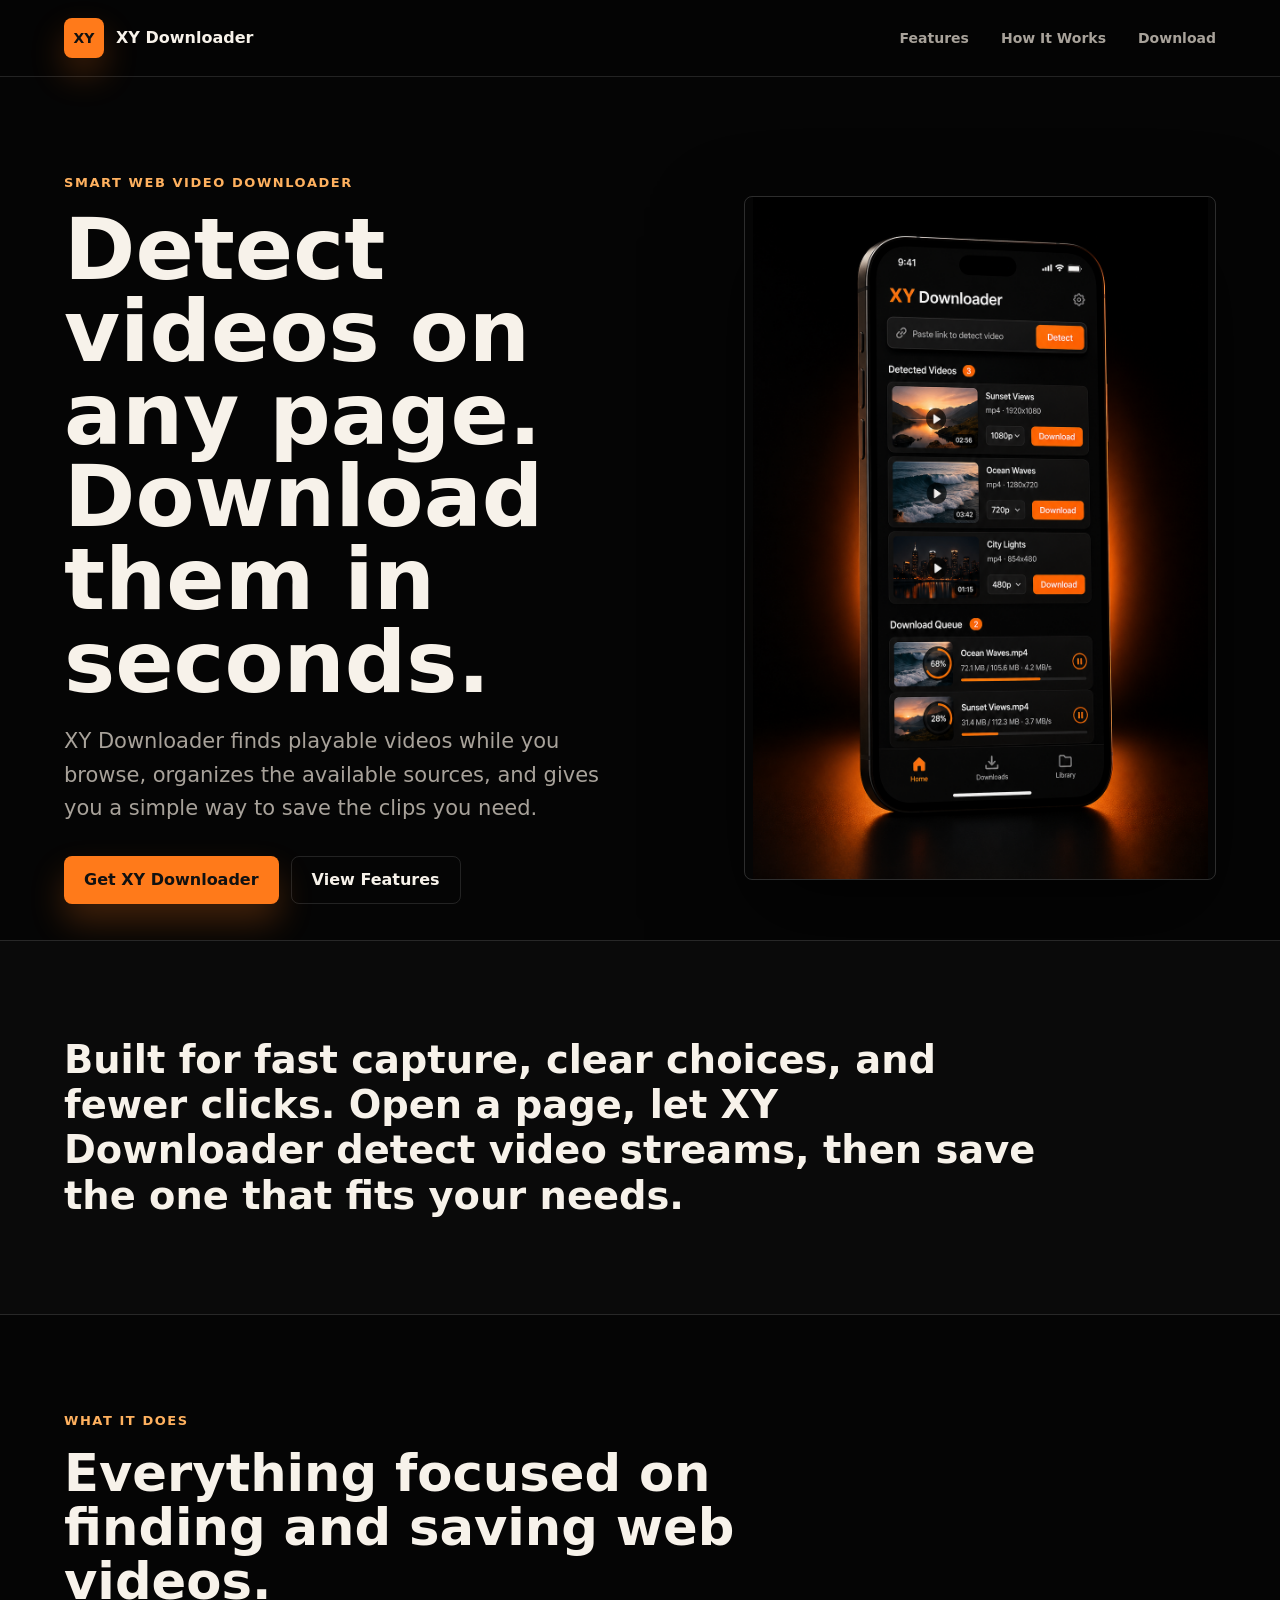
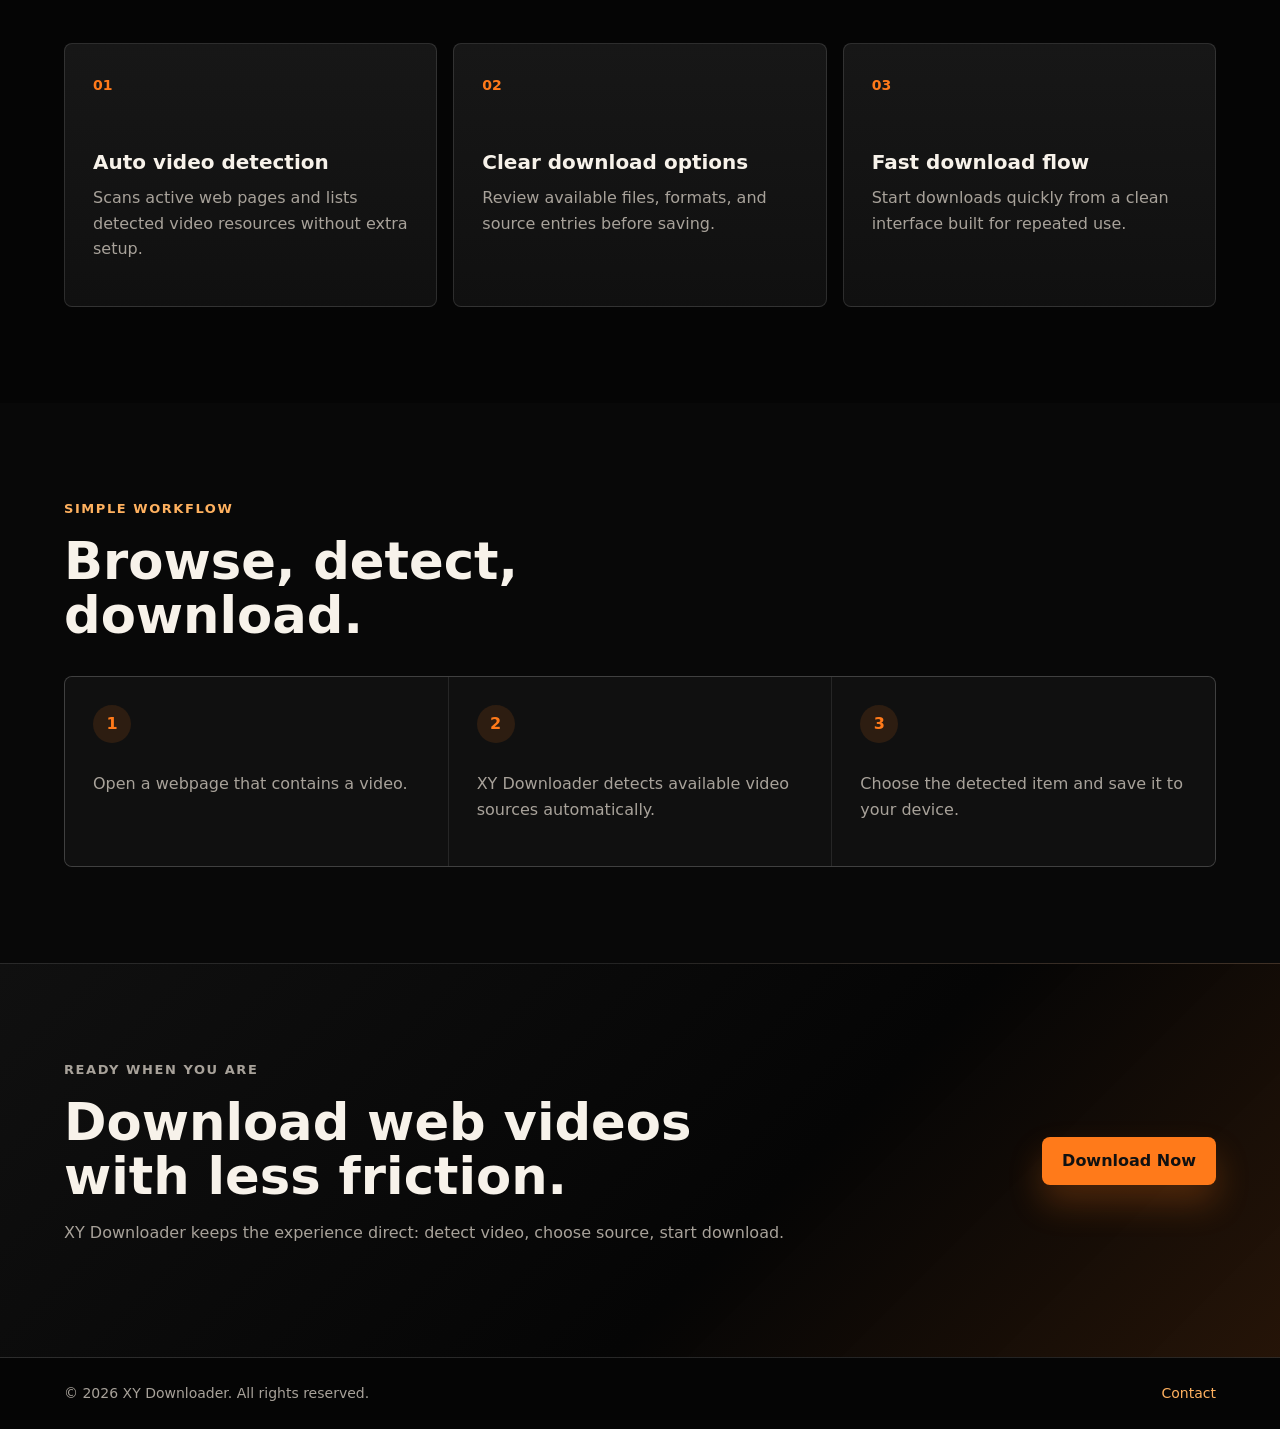
<file: index.html>
<!DOCTYPE html>
<html lang="en">
<head>
  <meta charset="UTF-8">
  <meta name="viewport" content="width=device-width, initial-scale=1.0">
  <meta name="description" content="XY Downloader detects videos on web pages and helps you download them quickly.">
  <title>XY Downloader - Detect and Download Web Videos</title>
  <link rel="stylesheet" href="styles.css">
</head>
<body>
  <header class="site-header">
    <a class="brand" href="#top" aria-label="XY Downloader home">
      <span class="brand-mark">XY</span>
      <span>XY Downloader</span>
    </a>
    <nav class="nav-links" aria-label="Main navigation">
      <a href="#features">Features</a>
      <a href="#how">How It Works</a>
      <a href="#download">Download</a>
    </nav>
  </header>

  <main id="top">
    <section class="hero">
      <div class="hero-copy">
        <p class="eyebrow">Smart web video downloader</p>
        <h1>Detect videos on any page. Download them in seconds.</h1>
        <p class="hero-text">
          XY Downloader finds playable videos while you browse, organizes the available sources, and gives you a simple way to save the clips you need.
        </p>
        <div class="hero-actions">
          <a class="button primary" href="#download">Get XY Downloader</a>
          <a class="button secondary" href="#features">View Features</a>
        </div>
      </div>
      <div class="hero-visual" aria-label="XY Downloader mobile app preview">
        <img src="xy-downloader-hero.png" alt="XY Downloader mobile app preview showing detected videos and download progress">
      </div>
    </section>

    <section class="intro">
      <p>
        Built for fast capture, clear choices, and fewer clicks. Open a page, let XY Downloader detect video streams, then save the one that fits your needs.
      </p>
    </section>

    <section class="features" id="features">
      <div class="section-heading">
        <p class="eyebrow">What it does</p>
        <h2>Everything focused on finding and saving web videos.</h2>
      </div>
      <div class="feature-grid">
        <article class="feature-card">
          <span class="feature-icon">01</span>
          <h3>Auto video detection</h3>
          <p>Scans active web pages and lists detected video resources without extra setup.</p>
        </article>
        <article class="feature-card">
          <span class="feature-icon">02</span>
          <h3>Clear download options</h3>
          <p>Review available files, formats, and source entries before saving.</p>
        </article>
        <article class="feature-card">
          <span class="feature-icon">03</span>
          <h3>Fast download flow</h3>
          <p>Start downloads quickly from a clean interface built for repeated use.</p>
        </article>
      </div>
    </section>

    <section class="workflow" id="how">
      <div class="section-heading">
        <p class="eyebrow">Simple workflow</p>
        <h2>Browse, detect, download.</h2>
      </div>
      <div class="steps">
        <div class="step">
          <span>1</span>
          <p>Open a webpage that contains a video.</p>
        </div>
        <div class="step">
          <span>2</span>
          <p>XY Downloader detects available video sources automatically.</p>
        </div>
        <div class="step">
          <span>3</span>
          <p>Choose the detected item and save it to your device.</p>
        </div>
      </div>
    </section>

    <section class="download" id="download">
      <div>
        <p class="eyebrow">Ready when you are</p>
        <h2>Download web videos with less friction.</h2>
        <p>XY Downloader keeps the experience direct: detect video, choose source, start download.</p>
      </div>
      <a class="button primary" href="#" aria-label="Download XY Downloader">Download Now</a>
    </section>
  </main>

  <footer class="site-footer">
    <span>© <span id="year"></span> XY Downloader. All rights reserved.</span>
    <a href="mailto:support@example.com">Contact</a>
  </footer>

  <script src="script.js"></script>
</body>
</html>
</file>
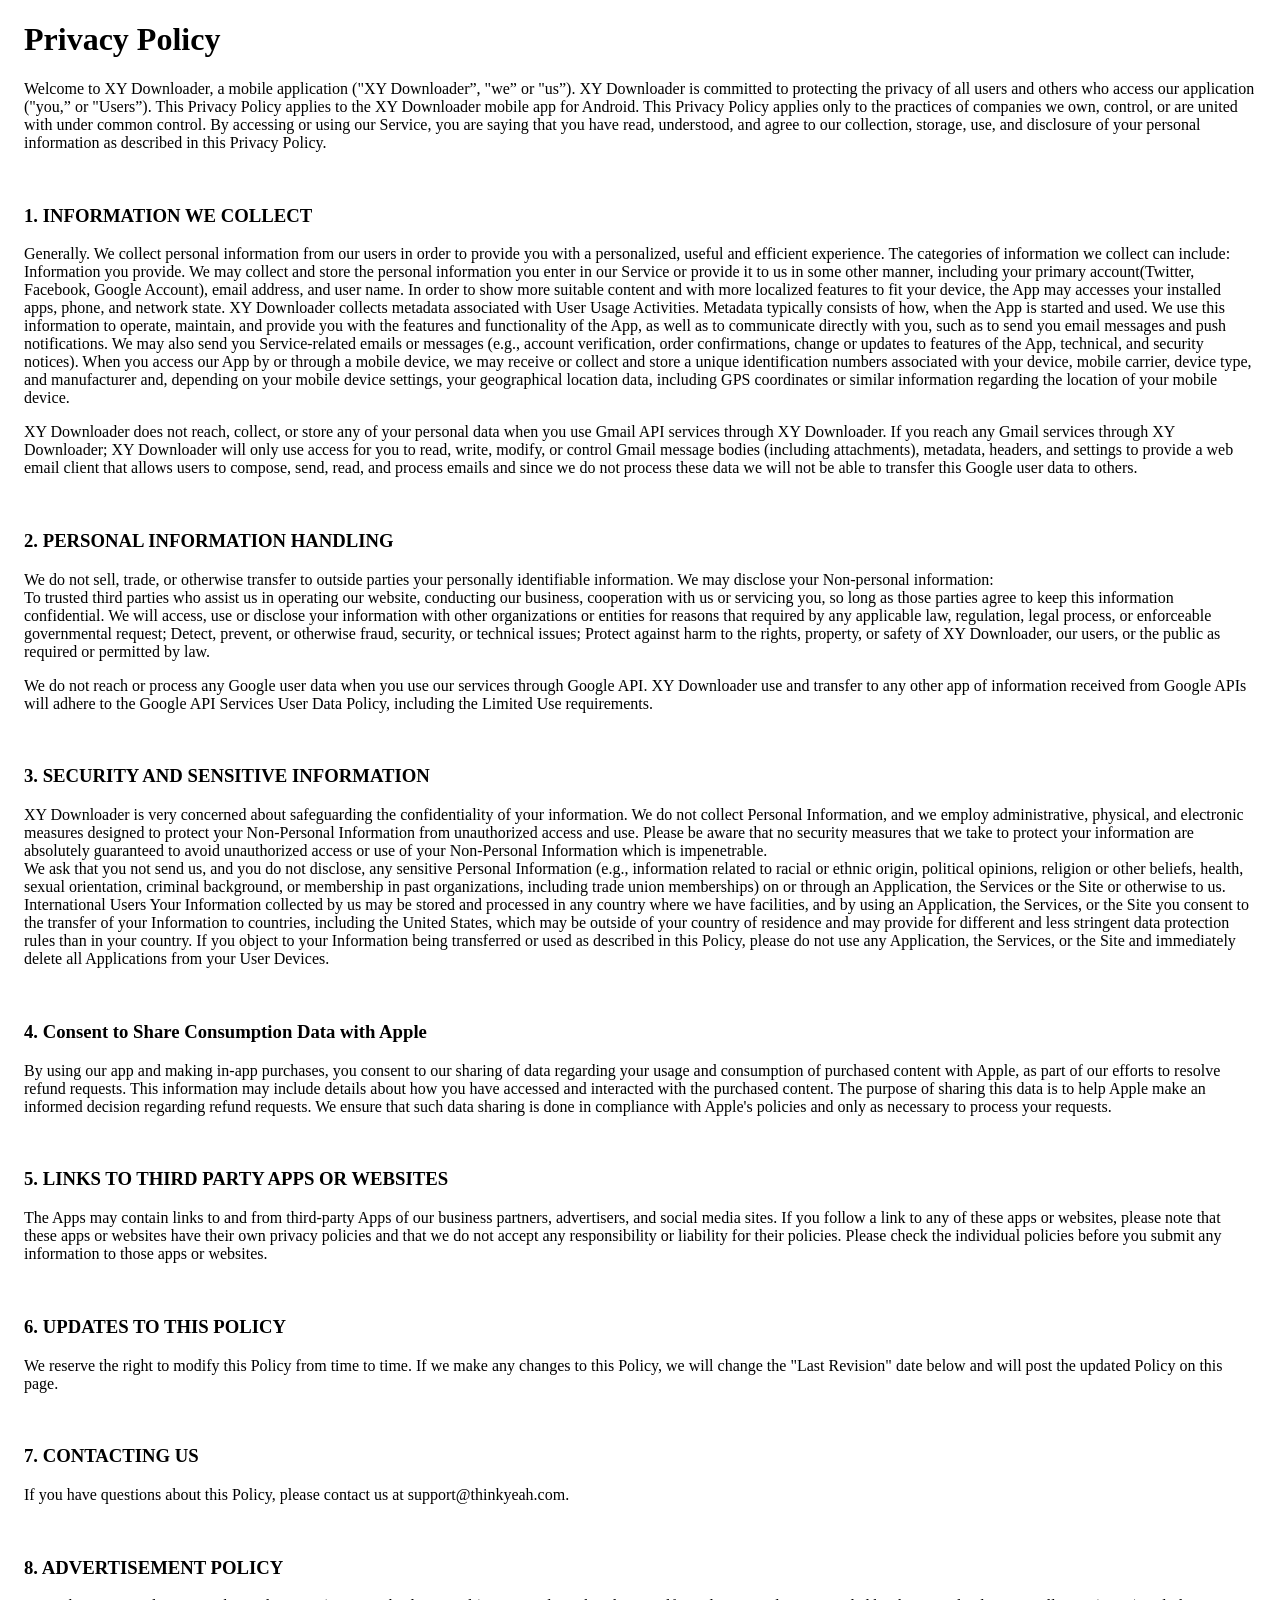
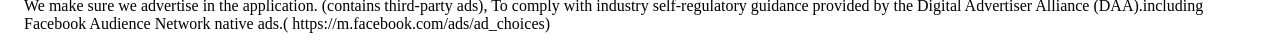
<file: privacypolicy.html>
<!DOCTYPE html>
<html lang="en">

<head>
    <meta charset="UTF-8">
    <meta name="viewport" content="width=device-width, initial-scale=1.0">
    <title>Privacy Policy</title>
    <style>
        html,
        body {
            margin: 0;
            padding: 0;
        }

        body {
            padding: 0 24px;
        }
        @media (prefers-color-scheme: dark) {
            html, body {
            background: #1f1f1f;
            } 
            h1, h2, h3, h4, h5, h6, p {
            color: rgba(255, 255, 255, 0.9);
            }
      }
    </style>
</head>

<body>
    <div>
        <h1>Privacy Policy</h1>
        <p>
            Welcome to XY Downloader, a mobile application ("XY Downloader”, "we” or "us”).
            XY Downloader is committed to protecting the privacy of all users and others who access our application
            ("you,” or "Users”).
            This Privacy Policy applies to the XY Downloader mobile app for Android. This Privacy Policy applies only to
            the practices of companies we own, control, or are united with under common control.
            By accessing or using our Service, you are saying that you have read, understood, and agree to our collection,
            storage, use, and disclosure of your personal information as described in this Privacy Policy.
        </p>

        <br />
        <h3>
            1. INFORMATION WE COLLECT
        </h3>

        <p>
            Generally. We collect personal information from our users in order to provide you with a personalized,
            useful and efficient experience.
            The categories of information we collect can include:
            Information you provide. We may collect and store the personal information you enter in our Service or provide
            it to us in some other manner, including your primary account(Twitter, Facebook, Google Account), email address,
            and user name.
            In order to show more suitable content and with more localized features to fit your device, the App may
            accesses your installed apps, phone, and network state.
            XY Downloader collects metadata associated with User Usage Activities. Metadata typically consists of how,
            when the App is started and used.
            We use this information to operate, maintain, and provide you with the features and functionality of the App,
            as well as to communicate directly with you, such as to send you email messages and push notifications.
            We may also send you Service-related emails or messages (e.g., account verification, order confirmations,
            change or updates to features of the App, technical, and security notices).
            When you access our App by or through a mobile device, we may receive or collect and store a unique
            identification numbers associated with your device, mobile carrier, device type, and manufacturer and,
            depending on your mobile device settings, your geographical location data, including GPS coordinates or
            similar information regarding the location of your mobile device.
         <p>
            XY Downloader does not reach, collect, or store any of your personal data when you use Gmail API services 
            through XY Downloader. If you reach any Gmail services through XY Downloader; XY Downloader will only use access for 
            you to read, write, modify, or control Gmail message bodies (including attachments), metadata, headers, 
            and settings to provide a web email client that allows users to compose, send, read, and process emails 
            and since we do not process these data we will not be able to transfer this Google user data to others.
     </p>
        </p>
        <br />

        <h3>
            2. PERSONAL INFORMATION HANDLING
        </h3>

        <p>
            We do not sell, trade, or otherwise transfer to outside parties your personally identifiable information.
            We may disclose your Non-personal information: <br />
            To trusted third parties who assist us in operating our website, conducting our business, cooperation with
            us or servicing you, so long as those parties agree to keep this information confidential.
            We will access, use or disclose your information with other organizations or entities for reasons that
            required by any applicable law, regulation, legal process, or enforceable governmental request;
            Detect, prevent, or otherwise fraud, security, or technical issues;
            Protect against harm to the rights, property, or safety of XY Downloader, our users, or the public as required
            or permitted by law.
            <p>
            We do not reach or process any Google user data when you use our services through Google API. XY Downloader use and
            transfer to any other app of information received from Google APIs will adhere to the Google API Services User 
            Data Policy, including the Limited Use requirements.
            </p>
        </p>
        <br />

        <h3>
            3. SECURITY AND SENSITIVE INFORMATION

        </h3>

        <p>
            XY Downloader is very concerned about safeguarding the confidentiality of your information. We do not collect
            Personal Information, and we employ administrative, physical, and electronic measures designed to protect
            your Non-Personal Information from unauthorized access and use.
            Please be aware that no security measures that we take to protect your information are absolutely guaranteed
            to avoid unauthorized access or use of your Non-Personal Information which is impenetrable.
            <br />
            We ask that you not send us, and you do not disclose, any sensitive Personal Information (e.g., information
            related to racial or ethnic origin, political opinions, religion or other beliefs, health, sexual
            orientation, criminal background, or membership in past organizations, including trade union memberships) on
            or through an Application,
            the Services or the Site or otherwise to us.
            International Users Your Information collected by us may be stored and processed in any country where we
            have facilities, and by using an Application, the Services, or the Site you consent to the transfer of your
            Information to countries, including the United States, which may be outside of your country of residence and
            may provide for different and less stringent data protection rules than in your country.
            If you object to your Information being transferred or used as described in this Policy, please do not use
            any Application, the Services, or the Site and immediately delete all Applications from your User Devices.
        </p>
        <br />

        <h3>
        4. Consent to Share Consumption Data with Apple</p>
        </h3>

        <p>
            By using our app and making in-app purchases, you consent to our sharing of data regarding your usage and 
            consumption of purchased content with Apple, as part of our efforts to resolve refund requests. This information 
            may include details about how you have accessed and interacted with the purchased content. The purpose of sharing 
            this data is to help Apple make an informed decision regarding refund requests. We ensure that such data sharing 
            is done in compliance with Apple's policies and only as necessary to process your requests.
        </p>
        <br />

        
        <h3>
            5. LINKS TO THIRD PARTY APPS OR WEBSITES</p>
        </h3>

        <p>
            The Apps may contain links to and from third-party Apps of our business partners, advertisers, and social
            media sites.
            If you follow a link to any of these apps or websites, please note that these apps or websites have their
            own privacy policies and that we do not accept any responsibility or liability for their policies.
            Please check the individual policies before you submit any information to those apps or websites.
        </p>
        <br />

        <h3>
            6. UPDATES TO THIS POLICY</p>
        </h3>

        <p>
            We reserve the right to modify this Policy from time to time. If we make any changes to this Policy, we will
            change the "Last Revision" date below and will post the updated Policy on this page.
        </p>
        <br />

        <h3>
            7. CONTACTING US</p>
        </h3>

        <p>
            If you have questions about this Policy, please contact us at support@thinkyeah.com.
        </p>
        <br />

        <h3>
            8. ADVERTISEMENT POLICY</p>
        </h3>

        <p>
            We make sure we advertise in the application. (contains third-party ads),
            To comply with industry self-regulatory guidance provided by the Digital Advertiser Alliance (DAA).including
            Facebook Audience Network native ads.( https://m.facebook.com/ads/ad_choices)
        </p>


    </div>
</body>

</html>
</file>
<file: styles.css>
:root {
  --bg: #050505;
  --panel: #101010;
  --panel-strong: #171717;
  --text: #f7f2ea;
  --muted: #a8a29a;
  --line: rgba(255, 255, 255, 0.12);
  --orange: #ff7a1a;
  --orange-soft: #ffb15f;
  --shadow: rgba(255, 122, 26, 0.24);
}

* {
  box-sizing: border-box;
}

html {
  scroll-behavior: smooth;
}

body {
  margin: 0;
  background: var(--bg);
  color: var(--text);
  font-family: Inter, ui-sans-serif, system-ui, -apple-system, BlinkMacSystemFont, "Segoe UI", Arial, sans-serif;
  line-height: 1.6;
}

a {
  color: inherit;
  text-decoration: none;
}

img {
  display: block;
  max-width: 100%;
}

.site-header {
  position: sticky;
  top: 0;
  z-index: 10;
  display: flex;
  align-items: center;
  justify-content: space-between;
  gap: 24px;
  padding: 18px clamp(20px, 5vw, 72px);
  background: rgba(5, 5, 5, 0.82);
  border-bottom: 1px solid var(--line);
  backdrop-filter: blur(16px);
}

.brand {
  display: inline-flex;
  align-items: center;
  gap: 12px;
  font-weight: 800;
  letter-spacing: 0;
}

.brand-mark {
  display: inline-grid;
  place-items: center;
  width: 40px;
  height: 40px;
  border-radius: 8px;
  background: var(--orange);
  color: #111;
  font-size: 14px;
  box-shadow: 0 16px 34px var(--shadow);
}

.nav-links {
  display: flex;
  align-items: center;
  gap: clamp(14px, 3vw, 32px);
  color: var(--muted);
  font-size: 14px;
  font-weight: 600;
}

.nav-links a:hover {
  color: var(--orange-soft);
}

.hero {
  display: grid;
  grid-template-columns: minmax(0, 1fr) minmax(280px, 0.78fr);
  align-items: center;
  gap: clamp(28px, 6vw, 76px);
  min-height: calc(100vh - 78px);
  padding: clamp(56px, 8vw, 96px) clamp(20px, 5vw, 72px) 36px;
  overflow: hidden;
}

.hero-copy {
  max-width: 650px;
}

.eyebrow {
  margin: 0 0 14px;
  color: var(--orange-soft);
  font-size: 13px;
  font-weight: 800;
  letter-spacing: 0.12em;
  text-transform: uppercase;
}

h1,
h2,
h3,
p {
  margin-top: 0;
}

h1 {
  margin-bottom: 22px;
  font-size: clamp(44px, 7vw, 86px);
  line-height: 0.96;
  letter-spacing: 0;
}

h2 {
  margin-bottom: 16px;
  font-size: clamp(30px, 4vw, 54px);
  line-height: 1.06;
  letter-spacing: 0;
}

h3 {
  margin-bottom: 10px;
  font-size: 20px;
  line-height: 1.25;
}

.hero-text {
  max-width: 570px;
  margin-bottom: 30px;
  color: var(--muted);
  font-size: clamp(17px, 2vw, 21px);
}

.hero-actions {
  display: flex;
  flex-wrap: wrap;
  gap: 12px;
}

.button {
  display: inline-flex;
  align-items: center;
  justify-content: center;
  min-height: 48px;
  padding: 0 20px;
  border-radius: 8px;
  font-weight: 800;
  transition: transform 180ms ease, border-color 180ms ease, background 180ms ease;
}

.button:hover {
  transform: translateY(-2px);
}

.button.primary {
  background: var(--orange);
  color: #111;
  box-shadow: 0 18px 34px var(--shadow);
}

.button.secondary {
  border: 1px solid var(--line);
  color: var(--text);
}

.button.secondary:hover {
  border-color: rgba(255, 122, 26, 0.7);
}

.hero-visual {
  position: relative;
  display: flex;
  justify-content: center;
}

.hero-visual::before {
  position: absolute;
  inset: 10% 0 -8%;
  content: "";
  background: radial-gradient(circle, rgba(255, 122, 26, 0.22), transparent 58%);
  filter: blur(8px);
}

.hero-visual img {
  position: relative;
  width: min(100%, 500px);
  max-height: 76vh;
  object-fit: contain;
  border: 1px solid rgba(255, 255, 255, 0.16);
  border-radius: 8px;
  box-shadow: 0 40px 90px rgba(0, 0, 0, 0.58);
}

.intro,
.features,
.workflow,
.download {
  padding: clamp(54px, 8vw, 96px) clamp(20px, 5vw, 72px);
}

.intro {
  border-top: 1px solid var(--line);
  border-bottom: 1px solid var(--line);
  background: #0a0a0a;
}

.intro p {
  max-width: 980px;
  margin: 0;
  font-size: clamp(23px, 3vw, 40px);
  line-height: 1.18;
  font-weight: 800;
}

.section-heading {
  max-width: 760px;
  margin-bottom: 34px;
}

.feature-grid {
  display: grid;
  grid-template-columns: repeat(3, minmax(0, 1fr));
  gap: 16px;
}

.feature-card {
  min-height: 250px;
  padding: 28px;
  border: 1px solid var(--line);
  border-radius: 8px;
  background: linear-gradient(180deg, var(--panel-strong), var(--panel));
}

.feature-icon {
  display: inline-flex;
  margin-bottom: 54px;
  color: var(--orange);
  font-size: 14px;
  font-weight: 800;
}

.feature-card p,
.download p,
.step p {
  color: var(--muted);
}

.workflow {
  background: #080808;
}

.steps {
  display: grid;
  grid-template-columns: repeat(3, minmax(0, 1fr));
  gap: 1px;
  overflow: hidden;
  border: 1px solid var(--line);
  border-radius: 8px;
  background: var(--line);
}

.step {
  min-height: 178px;
  padding: 28px;
  background: var(--panel);
}

.step span {
  display: inline-grid;
  place-items: center;
  width: 38px;
  height: 38px;
  margin-bottom: 28px;
  border-radius: 50%;
  background: rgba(255, 122, 26, 0.12);
  color: var(--orange);
  font-weight: 800;
}

.download {
  display: flex;
  align-items: center;
  justify-content: space-between;
  gap: 28px;
  border-top: 1px solid var(--line);
  border-bottom: 1px solid var(--line);
  background: linear-gradient(135deg, #101010, #050505 60%, rgba(255, 122, 26, 0.13));
}

.download div {
  max-width: 760px;
}

.site-footer {
  display: flex;
  align-items: center;
  justify-content: space-between;
  gap: 18px;
  padding: 24px clamp(20px, 5vw, 72px);
  color: var(--muted);
  font-size: 14px;
}

.site-footer a {
  color: var(--orange-soft);
}

@media (max-width: 900px) {
  .hero,
  .feature-grid,
  .steps {
    grid-template-columns: 1fr;
  }

  .hero {
    min-height: auto;
  }

  .hero-copy {
    max-width: none;
  }

  .download {
    align-items: flex-start;
    flex-direction: column;
  }
}

@media (max-width: 640px) {
  .site-header {
    position: static;
    align-items: flex-start;
    flex-direction: column;
  }

  .nav-links {
    width: 100%;
    justify-content: space-between;
  }

  .hero {
    padding-top: 42px;
  }

  .button {
    width: 100%;
  }

  .feature-card {
    min-height: auto;
  }

  .feature-icon {
    margin-bottom: 34px;
  }

  .site-footer {
    align-items: flex-start;
    flex-direction: column;
  }
}
</file>
